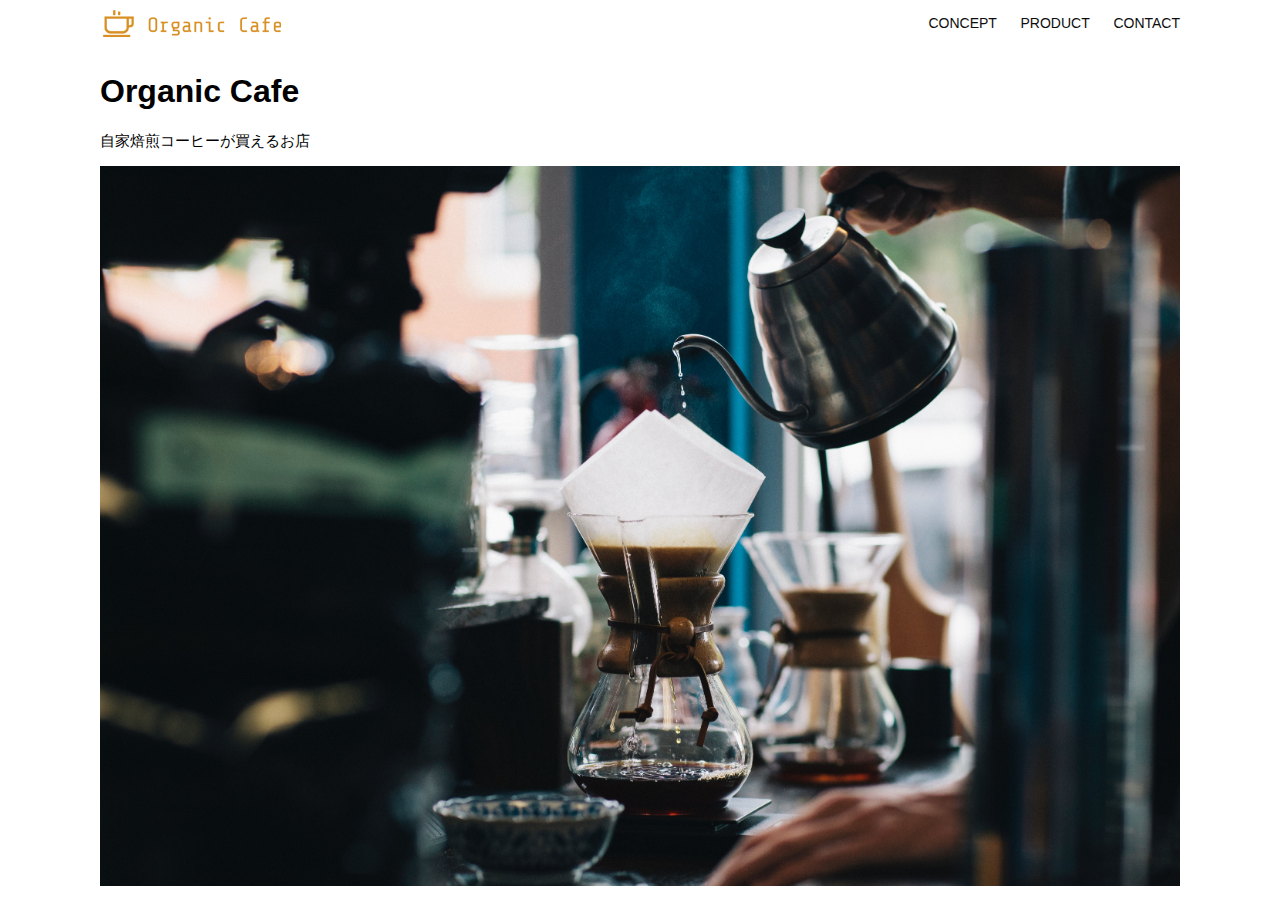
<file: kadai_013/index.html>
<!DOCTYPE html>
<html>
  <head>
    <title>Organic Cafe</title>
    <meta charset="UTF-8" />
    <meta
      name="description"
      content="自家焙煎のコーヒーがお家で楽しめるOrganic Cafe"
    />
    <meta name="viewport" content="width=device-width, initial-scale=1.0" />
    <link rel="stylesheet" href="style.css" />
  </head>
  <body>
    <!-- ヘッダー -->
    <header>
      <!-- ロゴ -->
      <a href="index.html" id="logo"
        ><img src="images/logo.png" alt="トップページに戻る"
      /></a>

      <!-- PC用ナビゲーション -->
      <nav id="nav-pc">
        <a href="index.html#concept">CONCEPT</a>
        <a href="index.html#product">PRODUCT</a>
        <a href="index.html#contact">CONTACT</a>
      </nav>
      <!-- スマホ用メニューボタン -->
      <img id="menu-sp" src="images/button-menu.png" alt="ナビゲーションを開く" onclick="document.getElementById('nav-sp').style.display = 'block'">

      <!-- SP向けのナビゲーション -->
      <nav id="nav-sp">
        <!-- 閉じるボタン -->
        <img id="close" src="images/button-close.png" alt="ナビゲーションを閉じる" onclick="getElementById('nav-sp').style.display = 'none'">

         <!-- ロゴ（トップページへのリンク） -->
        <a id="logo-sp" href="index.html" onclick="document.getElementById('nav-sp').style.display = 'none'">
          <img src="images/logo-sp.png" alt="トップページに戻る">
        </a>

        <!-- メニュー項目（CONCEPT） -->
        <a class="menu" href="index.html#concept" onclick="document.getElementById('nav-sp').style.display = 'none'">CONCEPT</a>

        <!-- メニュー項目（PRODUCT） -->
        <a class="menu" href="index.html#product" onclick="document.getElementById('nav-sp').style.display = 'none'">PRODUCT</a>

        <!-- メニュー項目（CONTACT） -->
        <a class="menu" href="index.html#contact" onclick="document.getElementById('nav-sp').style.display = 'none'">CONTACT</a>
      </nav>
    </header>
    <main>
      <article>
        <!-- メインビジュアル -->
        <section id="main-visual">
          <div id="main-message">
            <h1>Organic Cafe</h1>
            <p>自家焙煎コーヒーが買えるお店</p>
          </div>
          <img
            src="images/main-image.jpg"
            alt="コーヒーをハンドドリップで淹れる画像"
          />
        </section>
      </article>
    </main>
  </body>
</html>
</file>
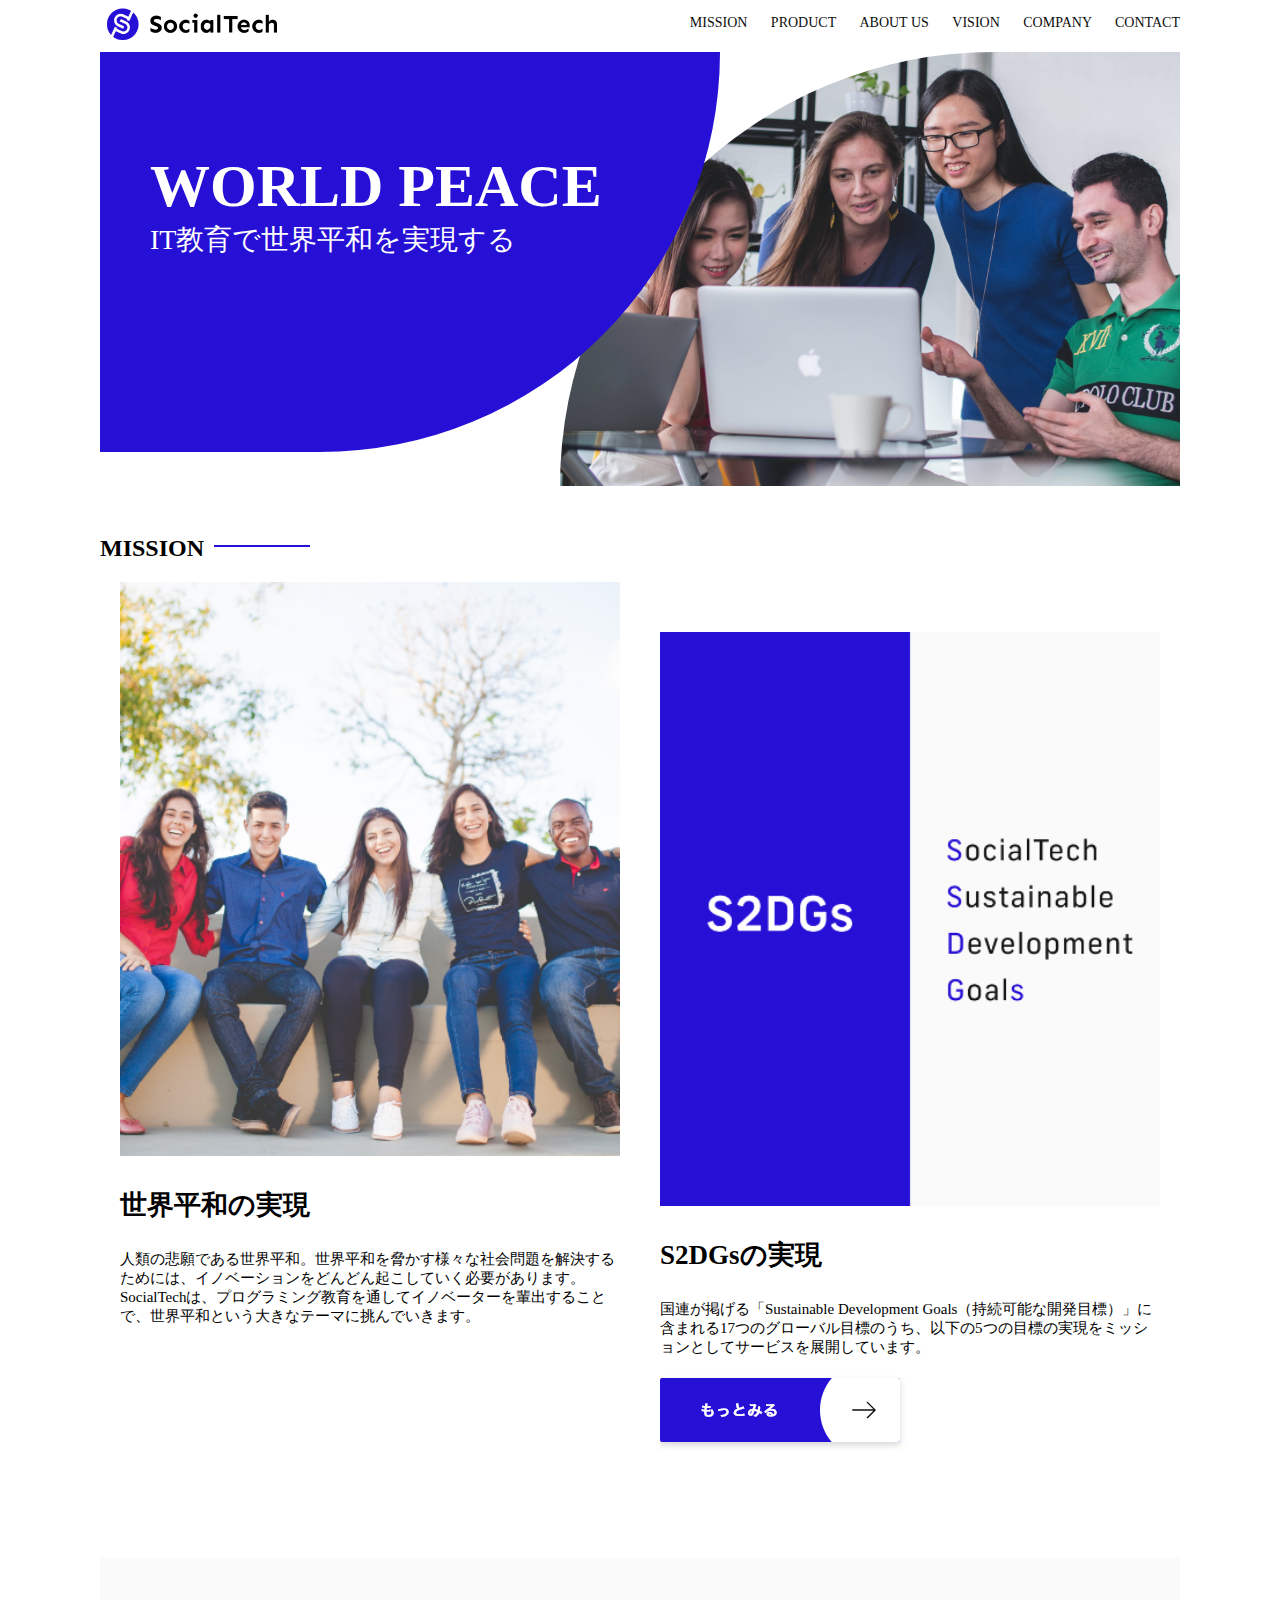
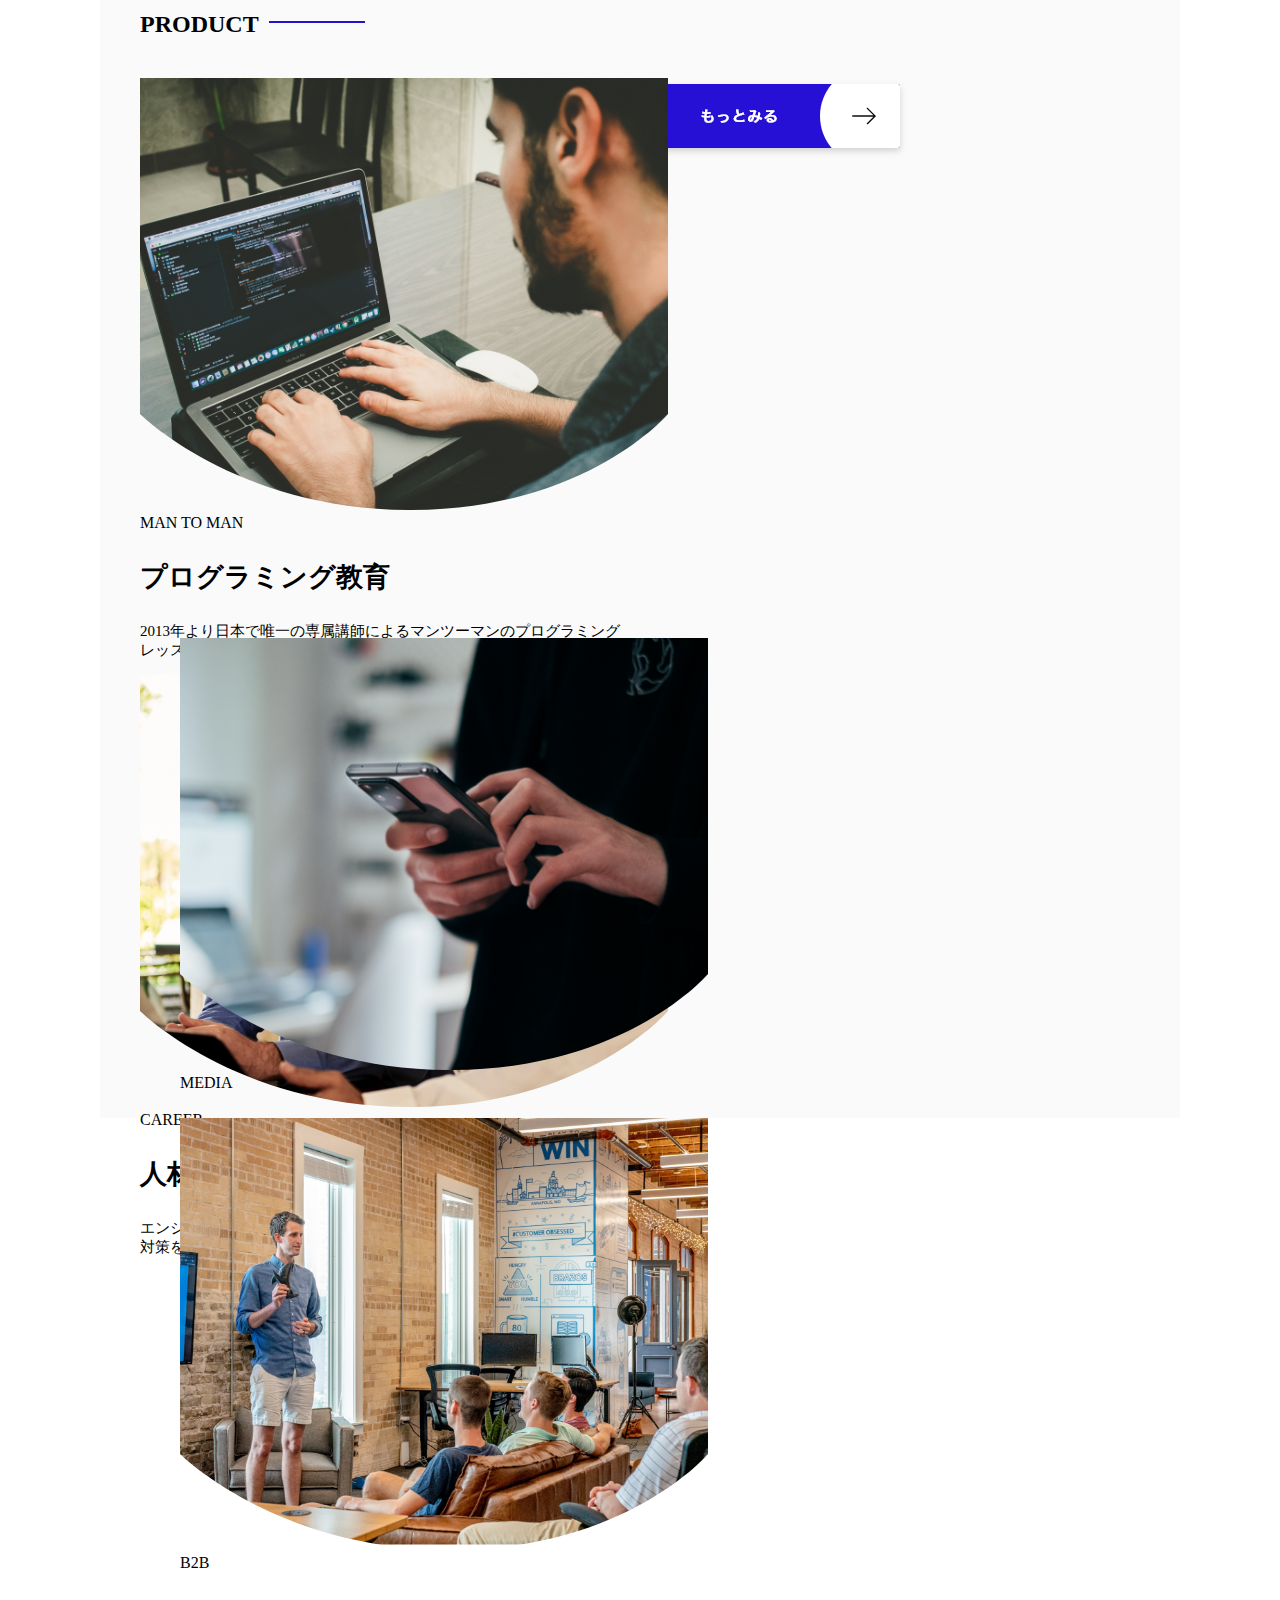
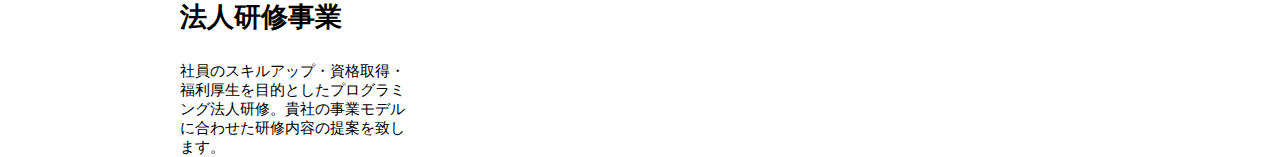
<file: socialtech/index.html>
<!DOCTYPE html>
<html>
  <head>
    <title>SocialTech</title>
    <meta charset="UTF-8">
    <meta name="description" content="SocialTechはEdTech業界のリーディングカンパニーを目指します。">
    <meta name="viwport" content="width=device-width,initial-scale=1.0">
    <link rel="stylesheet" href="style.css">
  </head>
    <body>
      <!-- ヘッダー -->
      <header>
        <!-- ロゴ -->
        <a href="index.html" id="logo"><img src="images/logo.png" alt="トップページに戻る"></a>
       
      <!-- PC用ナビゲーション -->
      <nav id="nav-pc">
      <a href="mission.html">MISSION</a>
      <a href="product.html">PRODUCT</a>
      <a href="index.html#aboutus">ABOUT US</a>
      <a href="index.html#vision">VISION</a>
      <a href="index.html#company">COMPANY</a>
      <a href="index.html#contact">CONTACT</a>
    </nav>
  </header>
  <main>
    <article>
      <!-- メインビジュアル -->
      <section id="main-visual">
        <div id="main-message">
          <h1>WORLD PEACE</h1>
          <p>IT教育で世界平和を実現する</p>
        </div>
        <img src="images/index/index-main.png" alt="PCの周りに集まる多国籍の仲間たち">
       </section>
       <!-- ミッション -->
       <section id="mission">
        <h2 class="=index-h2">MISSION</h2>
        <div id="mission-flex">
          <div>
            <img id="mission-photo" src="images/index/index-mission.png" alt="屋外のベンチで写真を撮影する多国籍の仲間たち">
            <h3>世界平和の実現</h3>
            <p>
              人類の悲願である世界平和。世界平和を脅かす様々な社会問題を解決するためには、イノベーションをどんどん起こしていく必要があります。<br>SocialTechは、プログラミング教育を通してイノベーターを輩出することで、世界平和という大きなテーマに挑んでいきます。
            </p>
          </div>
        <div>
          <img id="s2dgs" src="images/index/s2dgs.png" alt="S2DGs">
          <h3>S2DGsの実現</h3>
          <p>国連が掲げる「Sustainable Development Goals（持続可能な開発目標）」に含まれる17つのグローバル目標のうち、以下の5つの目標の実現をミッションとしてサービスを展開しています。</p>
          <a href="mission.html">
            <img src="images/button-more.png" alt="もっとみる">
          </a>
      </div>
        </div>
       </section>
       <!-- プロダクト -->
       <section id="product">
        <h2 class="index-h2">PRODUCT</h2>
        <div>
          <div id="product-left">
          <div>
            <img class="product-photo" src="images/index/index-mantoman.png" alt="PCでコードを書く男性">            <div class="product-explain">
            <div class="product-explain">
              <span>MAN TO MAN</span>
              <h3>プログラミング教育</h3>
              <p>2013年より日本で唯一の専属講師によるマンツーマンのプログラミングレッスンを開始。AI/人工知能やウェブデザインの学習も可能です。</p>
              </div>
          </div>
          <div>
            <img class="product-photo" src="images/index/index-career.png" alt="笑顔で話し合う2人の男性">
            <div class="product-explain">
              <span>CAREER</span>
              <h3>人材紹介事業</h3>
              <p>エンジニアへの転職に特化した履歴書や職務経歴書のアドバイスや面接対策を行い、豊富な求人の中から最適なキャリア選択を支援します。</p>
          </div>
        </div>
     </div>
     <div id="product-right">
      <div>
        <img class="product-photo" src="images/index/index-media.png" alt="スマートフォンを操作する人">
        <div class="product-explain">
          <span>MEDIA</span>
          <h3>プログラミング学習メディア</h3>
          <p>月間200万人に読まれる日本最大級のプログラミング学習サイト「SocialTech Blog」やYouTubeチャンネルにて学習情報を発信しています。</p>
        </div>
      </div>
      <div>
        <img class="product-photo" src="images/index/index-b2b.png" alt="講演中の男性とそれを聴く人々">
        <div class="product-explain">
          <span>B2B</span>
          <h3>法人研修事業</h3>
          <p>社員のスキルアップ・資格取得・福利厚生を目的としたプログラミング法人研修。貴社の事業モデルに合わせた研修内容の提案を致します。</p>
        </div>
      </div>
    </div>
  </div>
  <div>
    <a id="product-more" href="product.html">
      <img src="images/button-more.png" alt="もっとみる">
    </a>
 </div>
</section>




     </article>
    </main>
   
  
  
  
    

    </body>
  
</html>
</file>
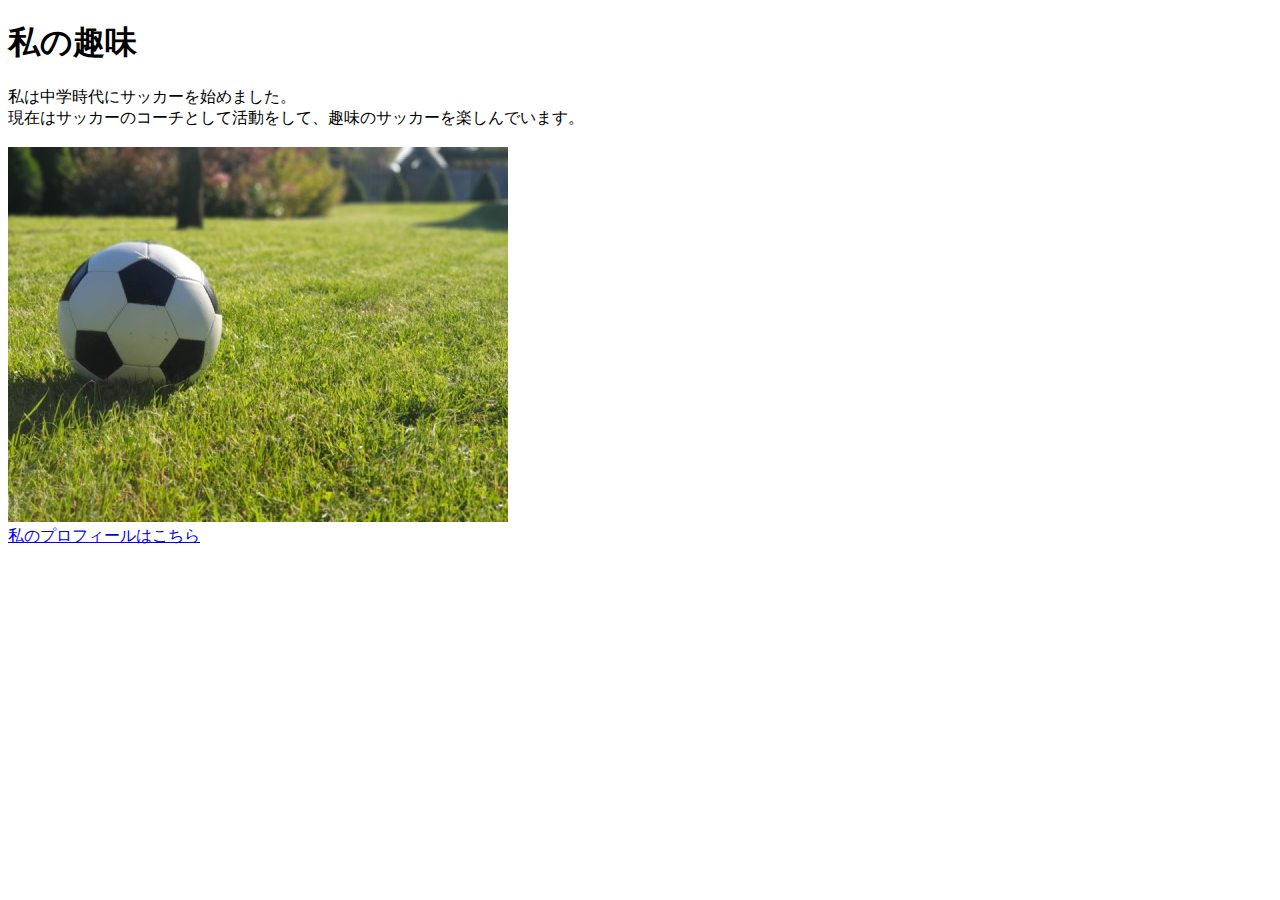
<file: kadai_005/kadai_005.html>
<!DOCTYPE html>
<html>
  <head>
   <title>私の趣味</title>
   <meta name="description" content="趣味">
    <meta charset="utf-8">  
  </head>
   <body>
    <header>
      <h1>私の趣味</h1>
    </header>
    <main>
      私は中学時代にサッカーを始めました。<br>
      現在はサッカーのコーチとして活動をして、趣味のサッカーを楽しんでいます。<br>
      <br>
      <img src="../kadai_005/images/sample.jpg" alt="ロゴ">
      <br>
  </main>
  <a href="https://twitter.com/samuraijuku">私のプロフィールはこちら</a>
 </body>
 </html>
</file>
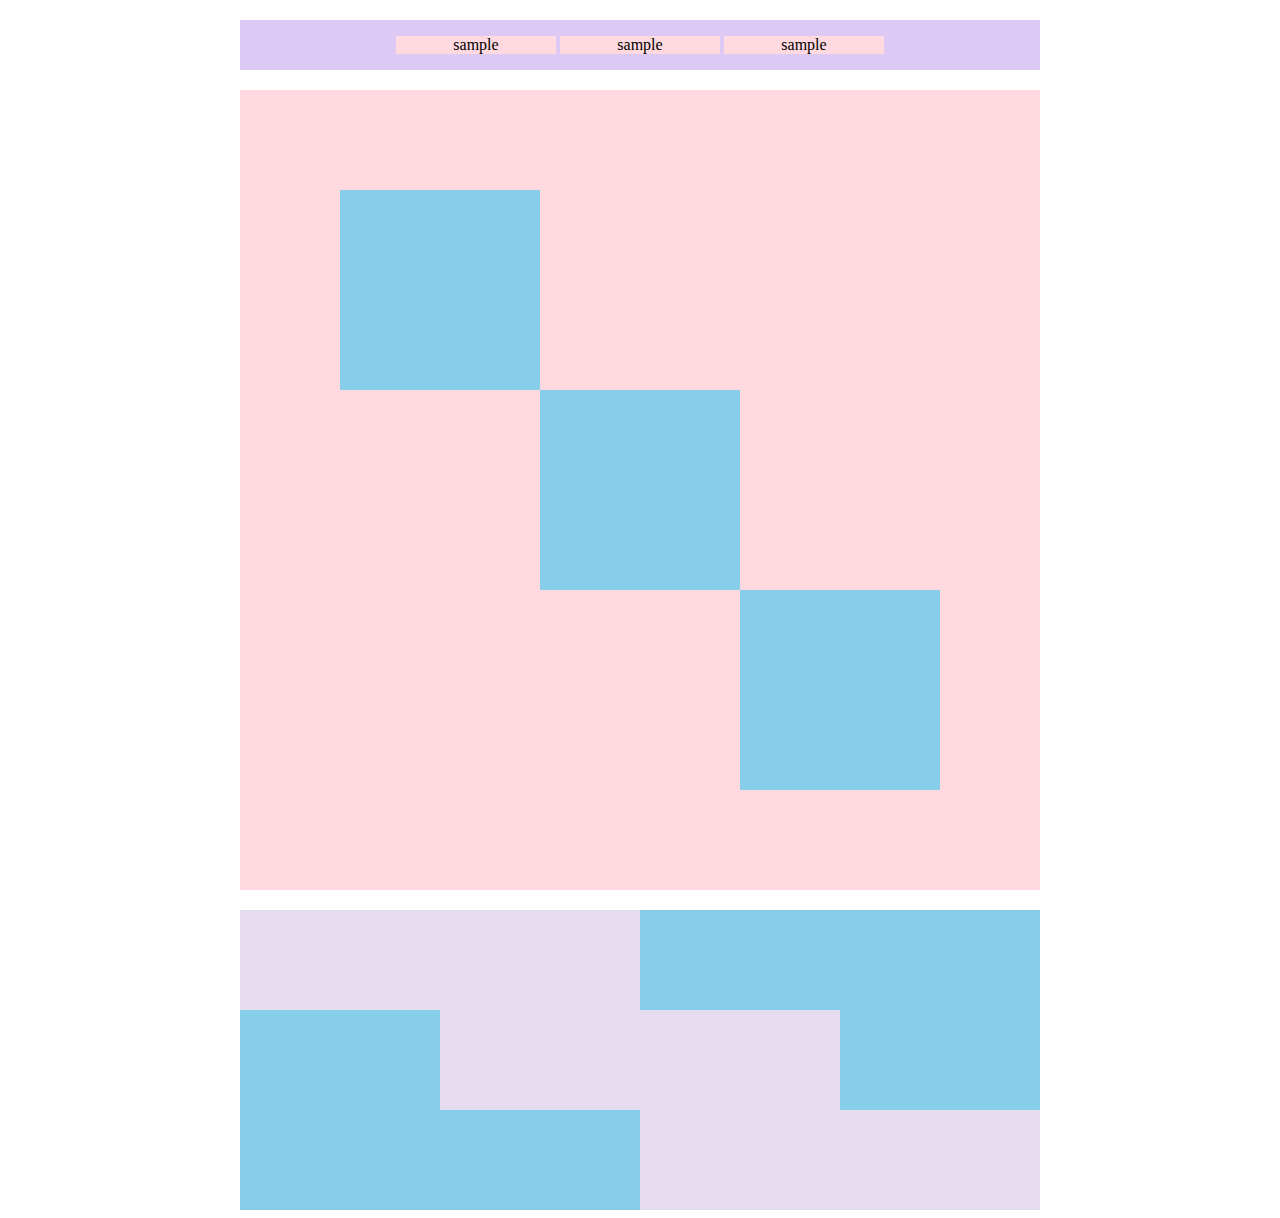
<file: kadai_018/kadai_018.html>
<!DOCTYPE html>
 <html>
   <head>
     <title>18章課題</title>
     <meta name="description" content="このページは18章の課題です。">
     <meta charset="utf-8">
     <link rel="stylesheet" href="style.css">
    
  </head>
  <body>
    <div id="top">
      <p class="top-child">sample</p>
      <p class="top-child">sample</p>
      <p class="top-child">sample</p>
    </div>

    <div id="middle">
      <div id="middle-child01"></div>
      <div id="middle-child02"></div>
      <div id="middle-child03"></div>
    </div>

    <div id="bottom">
      <div id="bottom-child01"></div>
      <div id="bottom-child02"></div>
      <div id="bottom-child03"></div>
    </div>
  </body>
</html>
</file>
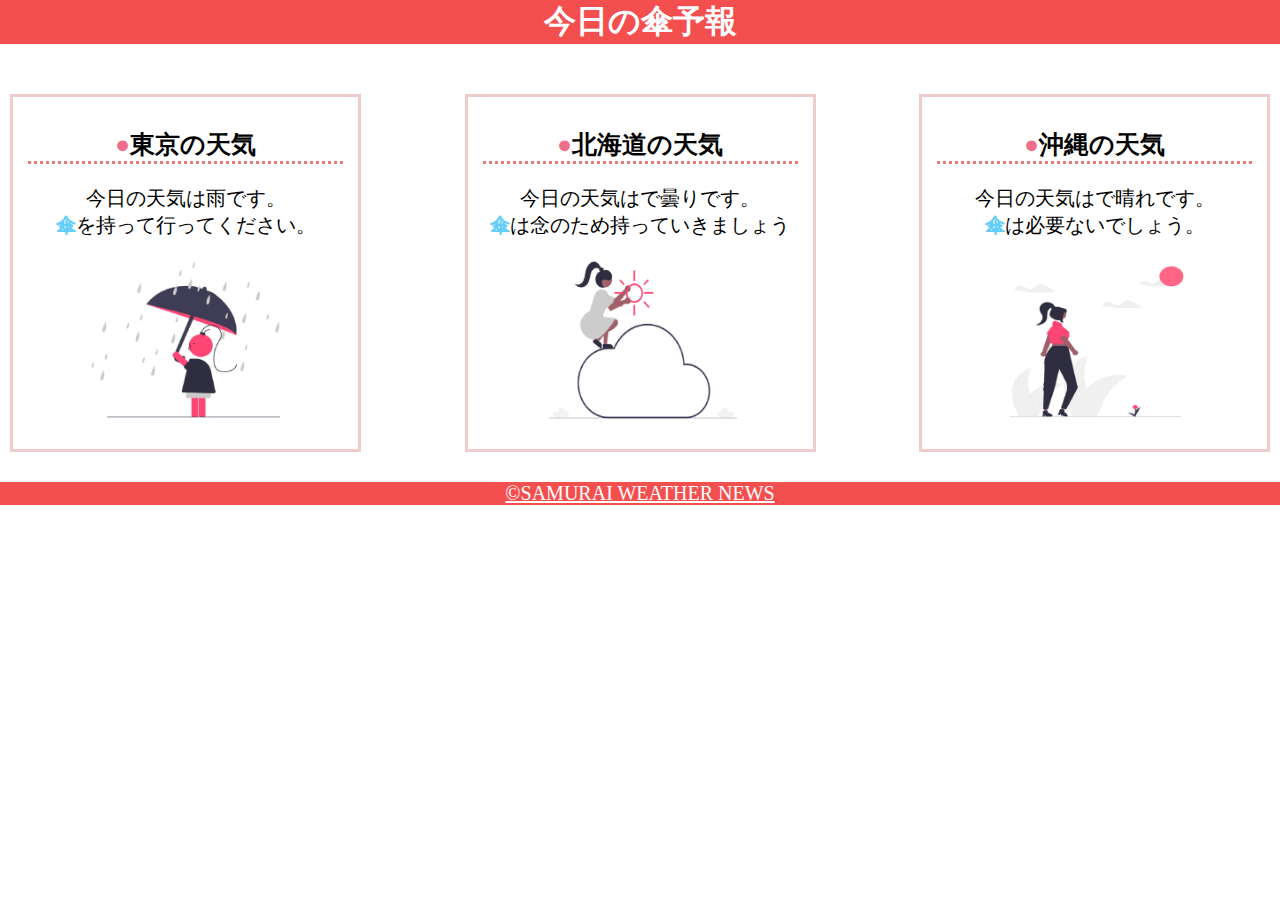
<file: kadai_022/kadai_022.html>
<!DOCTYPE html>
<html>
  <head>
      <title>22章課題</title>
      <meta name="description" content="このページは22章の課題です。">
      <meta name="viewport" content="width=device-width,initial-scale=1.0">
      <meta charset="utf-8">
      <link rel="stylesheet" href="style.css">
    <body>
    <header>
        <h1>今日の傘予報</h1>
    </header>
      <main>
        <div id="parent">
        <div class="contents">
          <h2>東京の天気</h2>
          <p>今日の天気は雨です。</p>
          <p>傘を持って行ってください。</p>
          <img src="./images/rainy.png" alt="雨">
        </div>
          <!-- /*content -->
          <div class="contents">
            <h2>北海道の天気</h2>
            <p>今日の天気はで曇りです。</p>
            <p>傘は念のため持っていきましょう</p>
            <img src="./images/cloudy.png" alt="曇り">
          </div>
          <!-- /*content -->
          <div class="contents">
          <h2>沖縄の天気</h2>
          <p>今日の天気はで晴れです。</p>
         <p>傘は必要ないでしょう。</p>
           <img src="./images/sunny.png" alt="晴れ">
         </div>
        </div>
       </main>
      <footer>
       <a href="https://www.sejuku.net/corp/">&copy;SAMURAI WEATHER NEWS</a>
      </footer>
 </body>
  </head>
</html>
</file>
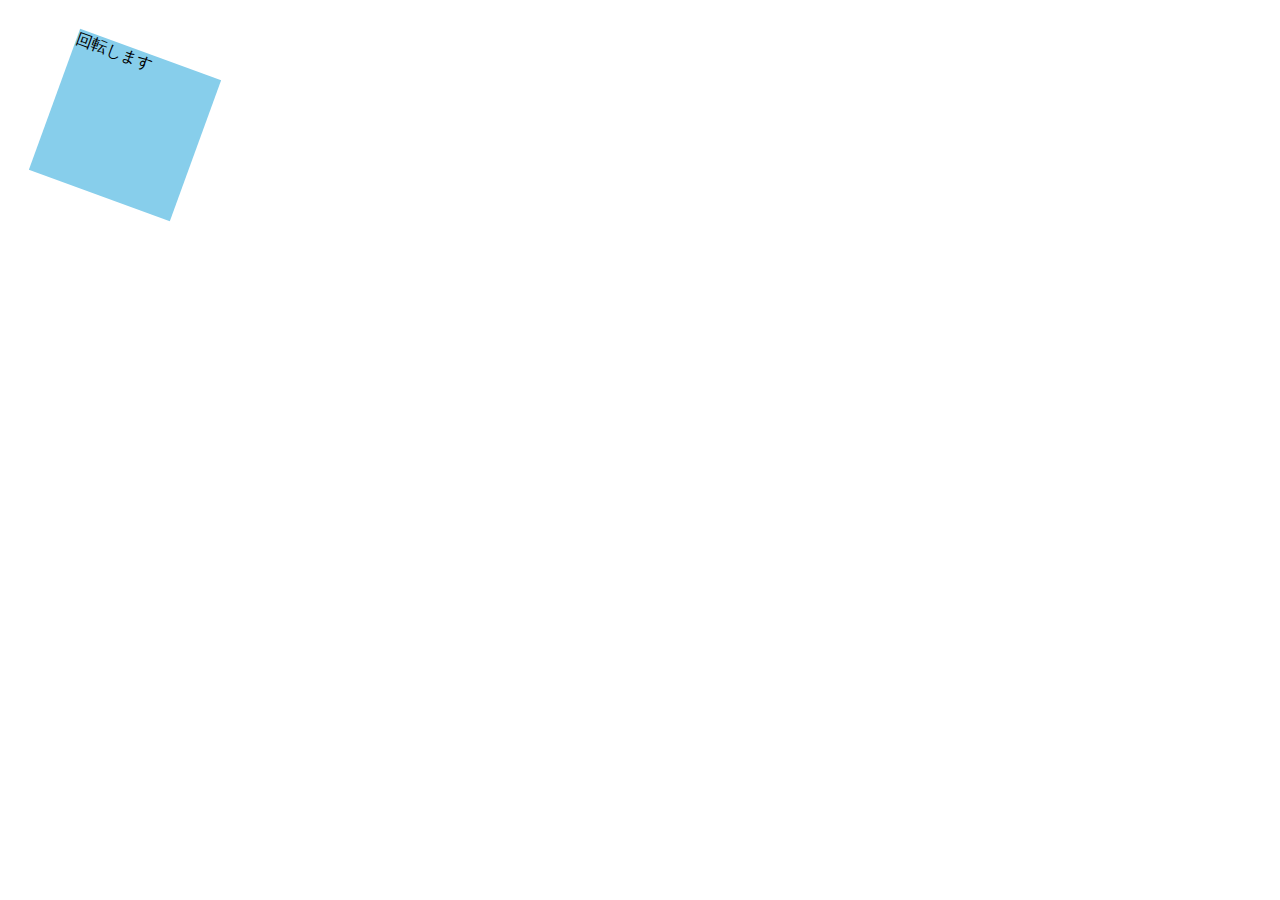
<file: kadai_mdn_css/mdn.html>
<!DOCTYPE html>
<html>
 <head>
    <style>
        div {
            position: absolute;
            left: 50px;
            top: 50px;
            width: 150px;
            height: 150px;
            background-color: skyblue;
            transform: rotate(20deg);
            }
    </style>
</head>
  <body>
    <div>
       回転します
    </div>

  </body>

</html>
</file>
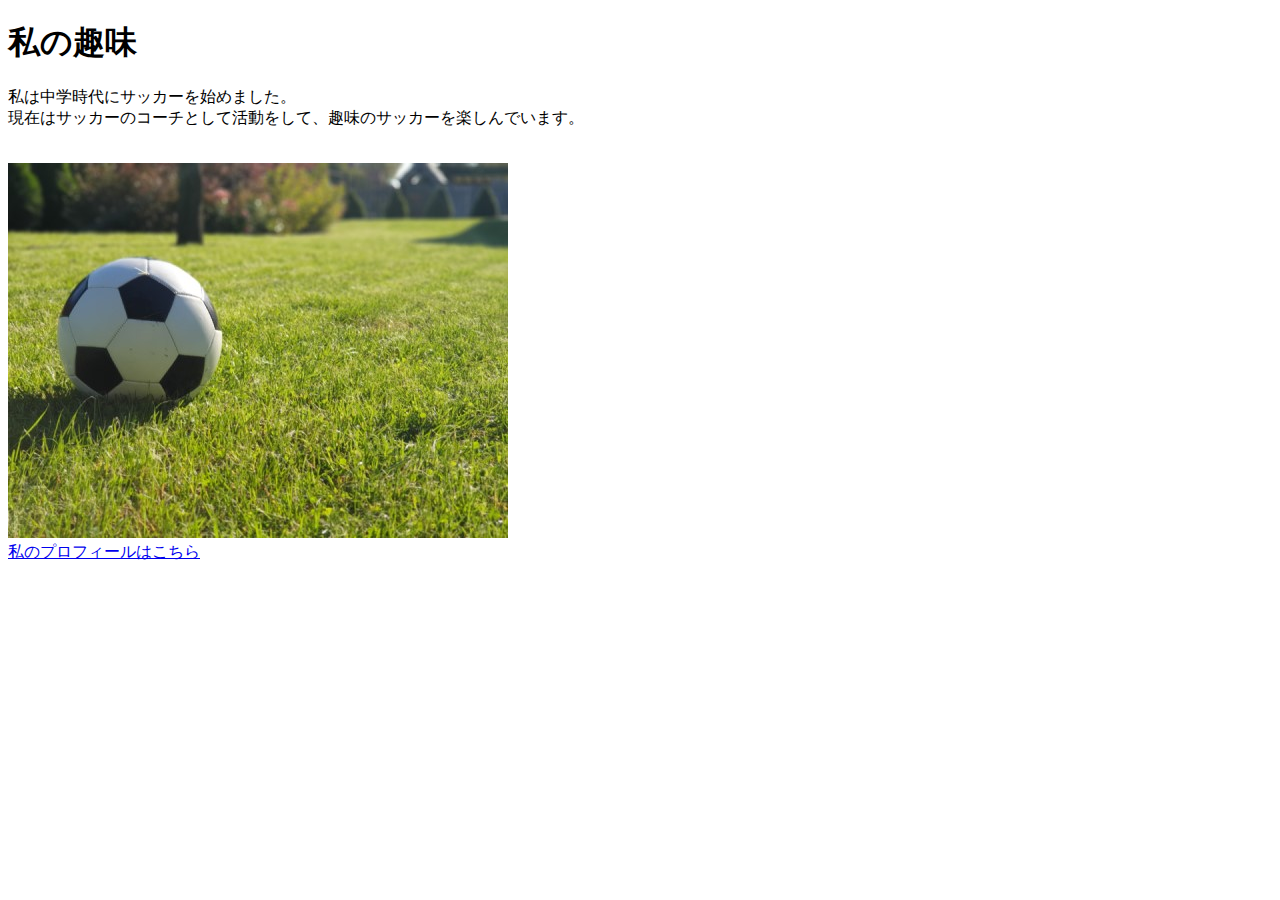
<file: kadai_005/html/kadai_005.html>
<!DOCTYPE html>
<html>
  <head>
   <title>5章課題</title>
   <meta name="description" content="このページは5章の課題です。">
    <meta charset="utf-8">  
  </head>
   <body>
     <h1>私の趣味</h1>
     <p>私は中学時代にサッカーを始めました。<br>
      現在はサッカーのコーチとして活動をして、趣味のサッカーを楽しんでいます。</p>
      <br>
      <img src="../images/sample.jpg" alt="サッカーボール">
      <br>
    <a href="https://twitter.com/samuraijuku">私のプロフィールはこちら</a>
  </body>
 </html>
</file>
<file: kadai_013/style.css>
/* PC、スマホ共通スタイル */
body {
  font-family: "Source Sans Pro", "Hiragino Kaku Gothic ProN", Meiryo, Arial,
    sans-serif;
}

p {
  font-size: 15px;
}

#main-visual>img {
  width: 100%;
}

/*================
PC用のスタイル
=================*/
@media screen and (min-width: 768px) {
  /* 横幅設定 */
  body {
    max-width: 1080px;
    min-width: 960px;
    margin: 0 auto 0 auto;
  }

  /* ヘッダー */
  header {
    display: flex;
    justify-content: space-between;
  }

  /* ナビゲーションのレイアウト */
  #nav-pc {
    text-align: right;
    font-size: 14px;
    padding-top: 15px;
  }

  /* ナビゲーションのリンクの装飾設定 */
  #nav-pc>a {
    text-decoration: none;
    margin-left: 20px;
  }

  #nav-pc>a:link {
    color: #0d0d0d;
  }

  #nav-pc>a:visited {
    color: #0d0d0d;
  }

  #nav-pc>a:hover {
    color: #0d0d0d;
    text-decoration: underline;
  }

  #nav-pc>a:active {
    color: #0d0d0d;
  }
#menu-sp {
  display: none;
}
#nav-sp {
  display: none;
}
}

/*====================
スマートフォン用のスタイル
=====================*/
@media screen and (max-width: 767px) {
  body {
    min-width: 375px;
    margin: 0;
  }

  /* PC用ナビゲーション非表示 */
  #nav-pc {
    display: none;
  }

  /* ハンバーガーメニュー */
  #menu-sp {
    float: right;
    padding: 0;
  }

 /* スマホ用ナビゲーションの表示切替 */
  /* 初期状態、レイアウトと非表示設定 */
  #nav-sp {
    background-color: #ce933e;
    position: absolute;
    left: 0;
    top: 0;
    height: 100%;
    width: 100%;
    display: none;
    z-index: 100;
  }

   /* ×ボタン */
   #close {
     position: absolute;
     top: 20px;
     right: 20px;
   }

   /* ナビゲーションメニュー用ロゴ */
   #logo-sp {
     margin: 80px 0 30px 20px;
   }

   /* ナビゲーションのリンクの装飾設定 */
   #nav-sp > a {
    display: block;
   }
   #nav-sp > a:link {
    color: #ffffff;
   }
   #nav-sp > a:visited {
    color: #ffffff;
   }
   #nav-sp > a:hover {
    color: #ffffff;
    text-decoration: underline;
   }
   #nav-sp > a:active {
    color: #ffffff;
   }
   #nav-sp > .menu {
    text-decoration: none;
    display: block;
    margin: 0 20px 0 20px;
    height: 44px;
    font-size: 16px;
    background-image: url("images/arrow.png");
    background-repeat: no-repeat;
    background-position: right top;
  }
}
</file>
<file: socialtech/style.css>
/* PC、スマホ共通スタイル */
body {
  font-family: Source Sans Pro;,"Hiragino kaku Gothic ProN",Meiryo,Arial,sans-serif;
}

 p {
   font-size: 15px;
 }

/*================
 PC用のスタイル 
=================*/
/* 横幅設定*/
body {
  max-width: 1080px;
  min-width: 960px;
  margin: 0 auto 0 auto;
}

/* ヘッダー */
header {
  display: flex;
  justify-content: space-between;
}

 /* ナビゲーションのレイアウト */
 #nav-pc {
  font-size: 14px;
  padding-top: 15px;
 }

 /*  ナビゲーションのリンクの装飾設定 */
 #nav-pc > a {
  text-decoration: none;
  margin-left: 20px;
 }
 #nav-pc > a:link {
   color: #0d0d0d;
 }
 #nav-pc > a:visited {
    color: #0d0d0d;
 }
#nav-pc > a:hover {
  color #0d0d0d;
  text-decoration: underline;
}
#nav-pc > a:active {
  color: #0d0d0d;
}

 /* メインビジュアル*/
 #main-visual {
  position: relative;
  height: 400px;
 }

 #main-message {
  position: absolute;
  top: 0;
  left: 0;
  background-color: #2710d5;
  color: #ffffff;
  border-radius: 0 0 476px 0;
  max-width: 620px;
  height: 100%;
  width: 100%;
  z-index: 11;
}

  #main-message > h1 {
    font-size: 60px;
    font-weight: bold;
    margin: 100px 0 0 50px;
  }

  #main-message > p {
    font-size:  28px;
    margin: 0 0 0 50px;
  }

  #main-visual > img {
    max-width: 620px;
    border-radius: 476px 0 0 0;
    position: absolute;
    top: 0;
    right: 0;
    z-index: 10;
  }

  /* 見出し */
  h2 {
    margin: 40px 0 0 0;
 }

  h2::after {
    content: url("images/line.png");
    margin-left: 10px;
  }

  h3 {
    font-size: 27px;
  }

/* ミッション */
#mission {
  margin: 80px auto 80px auto;
  width: 100%;
}

#mission-flex {
  width: 100%;
  display: flex;
}

#mission-flex > div {
  width: 50%;
  margin: 20px;
}

#mission-photo {
  width: 100%;
}

#s2dgs {
  margin-top: 50px;
  width: 100%
}

/* プロダクト */
#product {
  background-color: #fafafa;
  margin: 80px 0 80px 0;
  padding: 10px 40px 0px 40px;
}

/* 外枠 */
#product > div {
  margin-top: 40px;
  display: flex;
}

/* 左のカラム */
#product-left {
  width: 50%;
  margin-right: 20px;
}

/* 右のカラム */
#product-right {
  width: 50%;
  margin-left: 20px;
  margin-top: 80px;
}

/* 画像＋説明の枠 */
#product-left > div {
  position: relative;
  height: 480px;
  margin-right: 20px;
}
#product-right > div {
  position: relative;
  height: 480px;
  margin-left: 20px;
}
</file>
<file: kadai_018/style.css>
#top  {
  width: 800px;
  background-color:  #dcc9f4;  
  margin: 20px auto; 
  text-align: center;
}

.top-child  {
  display: inline-block;
  width: 20%;
  background-color: #ffd9df;    
}

#middle  {
  width: 800px;
  height: 800px;
  margin: 20px auto;
  background-color: #ffd9df;
  position: relative;
}

#middle div {
    width: 200px;
    height: 200px;
    background-color: #87ceeb;
    position: absolute;
  }

#middle-child01 {
  top: 100px;
  left: 100px;
}

#middle-child02 {
  top: 300px;
  left: 300px;
}

#middle-child03 {
  top: 500px;
  left: 500px;
}

#bottom {
  width: 800px;
  height: 300px;
  margin: auto;
  background-color: #87ceeb;
}

#bottom div {
  width: 400px;
  height: 100px;
  background-color: #e5dcf0;
}

#bottom-child02 {
  position: relative;
  left: 200px;
}

#bottom-child03 {
  position: relative;
  left: 400px;
}
</file>
<file: kadai_022/style.css>
h1,p,body {
  margin: 0;
}

p,a {
  font-size: 20px;
}

/* header */
header {
  margin-bottom: 20px;
  background-color: rgb(244, 79, 79);
  text-align:  center;
}

h1 {
  color: rgb(255, 255, 255);
}

/* main */
main {
  padding: 10px;
}

/* parent */
#parent {
  display: flex;
  justify-content:space-between
}

/* コンテンツ */
.contents {
  border: 3px solid rgb(238, 204, 204);
  flex-basis: 25%;
  padding: 10px 15px 10px 15px;
  margin: 20px 0;
  text-align: center;
}

h2 {
 font-size: 25px;
 border-bottom: 3px dotted rgb(236, 122, 122);
}

h2::before {
  content: "●";
   color: rgb(239, 111, 139);
}


/* コンテンツ内の二番目のp要素内 */
/* 一番目の文字のみ */

.contents p:nth-of-type(2)::first-letter {
  font-weight: bold;
  color: rgb(97, 206, 249);
}

 /* コンテンツ内のimg  */
.contents img {
  margin: 10px 0;
  width: 70%;
}

 /* footer */
 footer {
  background-color: rgb(244, 79, 79);
  text-align: center;
 }

 footer a {
  color: rgb(255, 255, 255);
 }

 footer a:visited {
  color: rgb(193, 234, 251);
 }

 footer a:hover {
  color: rgb(245, 178, 168);
 }


/* レスポンシブ対応　 */
@media screen and (max-width: 768px) {
 /* 横幅設定 */
 .h2 {
  font-size: 30px;
 }
 .p {
  font-size: 25px;
 }
  #parent {
    display: block;
  }
}
</file>
